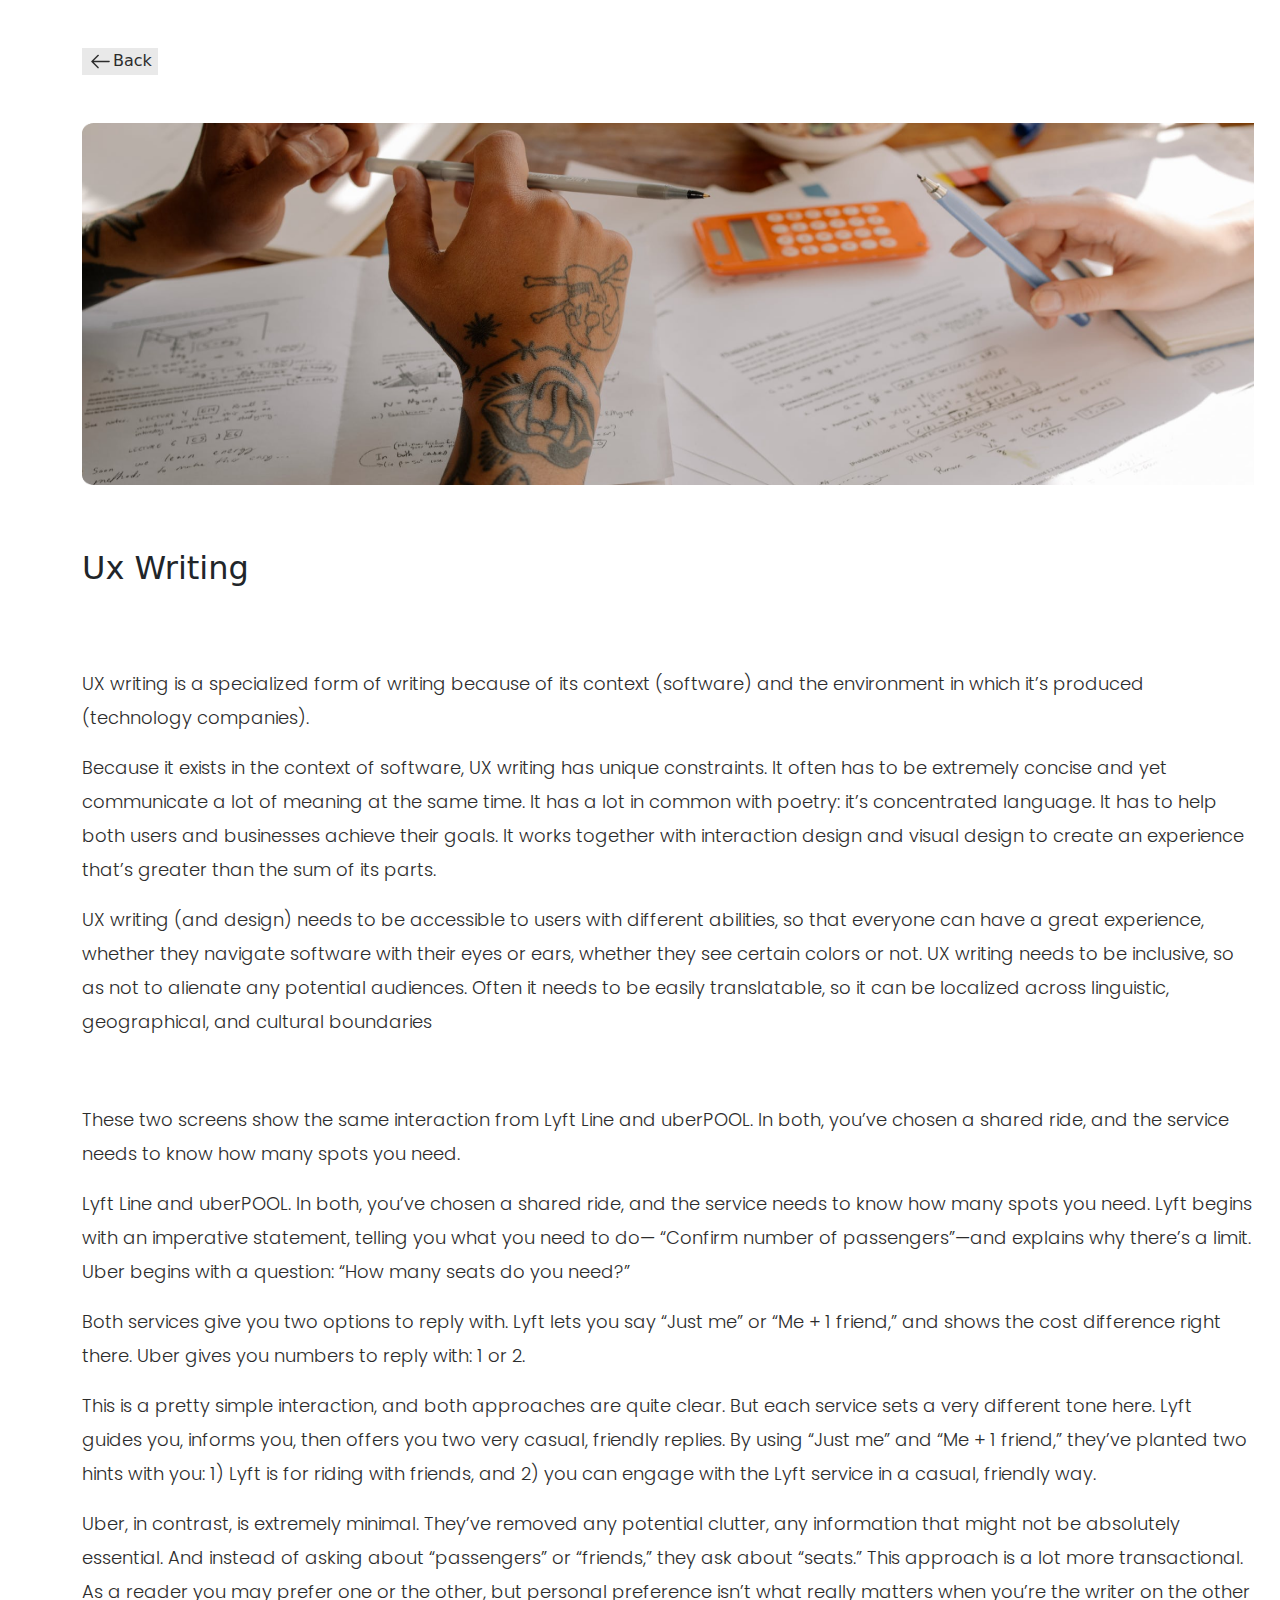
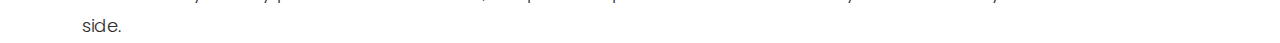
<file: articles.html>
<!DOCTYPE html>
<html lang="en">
<head>
    <meta charset="UTF-8">
    <meta http-equiv="X-UA-Compatible" content="IE=edge">
    <meta name="viewport" content="width=device-width, initial-scale=1.0">
    <link rel="stylesheet" href="css/bootstrap.min.css" />
    <link rel="stylesheet" href="css/all.min.css" />
    <link rel="stylesheet" href="/css/articles.css" />
    <link rel="preconnect" href="https://fonts.googleapis.com" />
    <link rel="preconnect" href="https://fonts.gstatic.com" crossorigin />
    <link href="https://fonts.googleapis.com/css2?family=Roboto:wght@100;300;500&display=swap" rel="stylesheet" />
    <link rel="preconnect" href="https://fonts.googleapis.com">
    <link rel="preconnect" href="https://fonts.gstatic.com" crossorigin>
    <link href="https://fonts.googleapis.com/css2?family=Poppins:wght@100;300;400;600;700&display=swap" rel="stylesheet">
    <title>articles</title>
</head>
<body>
    <div class="container pt-5">
        <div class="viewa d-flex justify-content-between">
            <button><img src="imgs/arrowleft.png" alt="#"></a>Back</button>
        </div>
        <img class="pt-5 pb-3 mainimg" src="imgs/articlesimg.png" alt=""/>
    </div>
    <div class="container d-flex justify-content-between pt-5">
        <div class="div1">
            <h2>Ux Writing</h2><br>
        </div>
    </div>
    <div class="container">
        <div class="txt pt-5">
            <p> UX writing is a specialized form of writing because of its context (software) and the environment in which it’s produced (technology companies).</p>
            <p> Because it exists in the context of software, UX writing has unique constraints. It often has to be extremely concise and yet communicate a lot of meaning at the same time. It has a lot in common with poetry: it’s concentrated language. It has to help both users and businesses achieve their goals. It works together with interaction design and visual design to create an experience that’s greater than the sum of its parts.</p>
            <p> UX writing (and design) needs to be accessible to users with different abilities, so that everyone can have a great experience, whether they navigate software with their eyes or ears, whether they see certain colors or not. UX writing needs to be inclusive, so as not to alienate any potential audiences. Often it needs to be easily translatable, so it can be localized across linguistic, geographical, and cultural boundaries</p><br><br>
            <p>These two screens show the same interaction from Lyft Line and uberPOOL. In both, you’ve chosen a shared ride, and the service needs to know how many spots you need.</p>
            <p>Lyft Line and uberPOOL. In both, you’ve chosen a shared ride, and the service needs to know how many spots you need. Lyft begins with an imperative statement, telling you what you need to do— “Confirm number of passengers”—and explains why there’s a limit. Uber begins with a question: “How many seats do you need?”</p>
            <p>Both services give you two options to reply with. Lyft lets you say “Just me” or “Me + 1 friend,” and shows the cost difference right there. Uber gives you numbers to reply with: 1 or 2.</p>
            <p>This is a pretty simple interaction, and both approaches are quite clear. But each service sets a very different tone here. Lyft guides you, informs you, then offers you two very casual, friendly replies. By using “Just me” and “Me + 1 friend,” they’ve planted two hints with you: 1) Lyft is for riding with friends, and 2) you can engage with the Lyft service in a casual, friendly way.</p>
            <p>Uber, in contrast, is extremely minimal. They’ve removed any potential clutter, any information that might not be absolutely essential. And instead of asking about “passengers” or “friends,” they ask about “seats.” This approach is a lot more transactional. As a reader you may prefer one or the other, but personal preference isn’t what really matters when you’re the writer on the other side.</p>
        </div>

    </div>
    
</body>
</html>
</file>
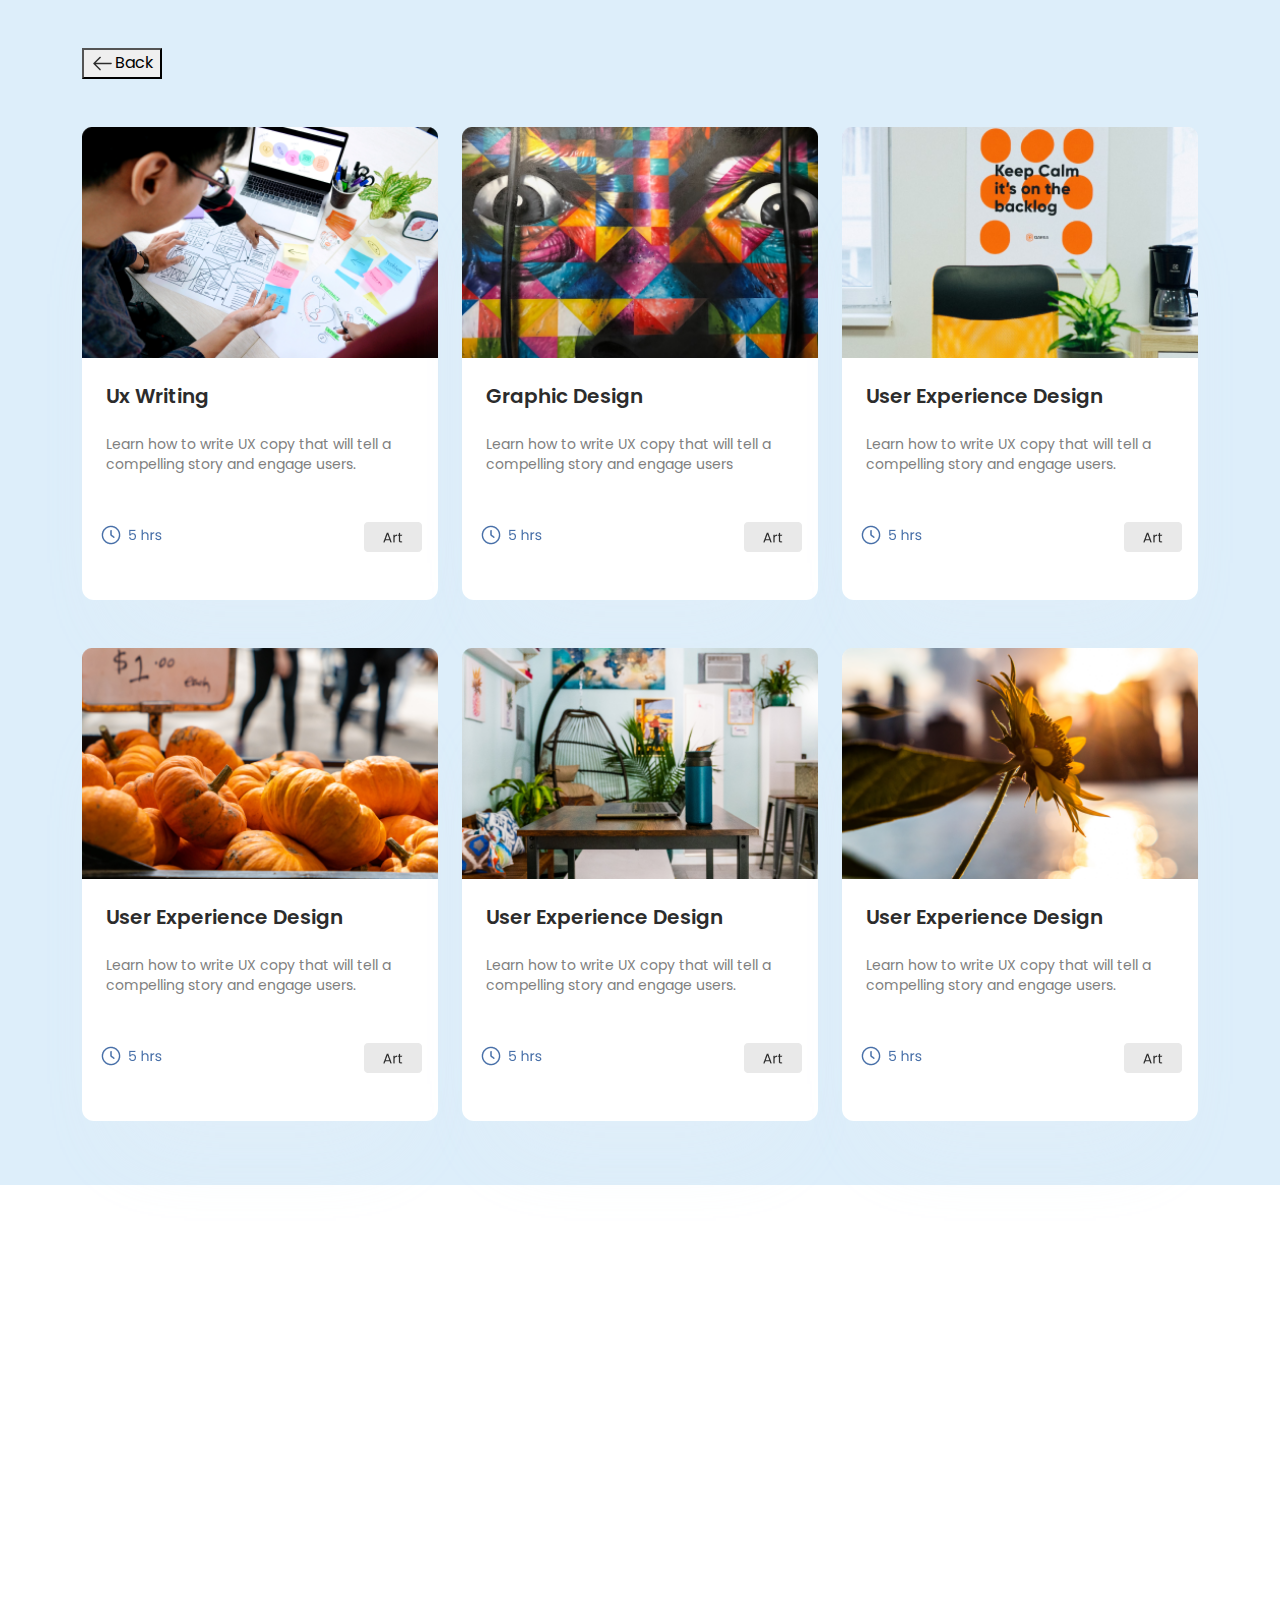
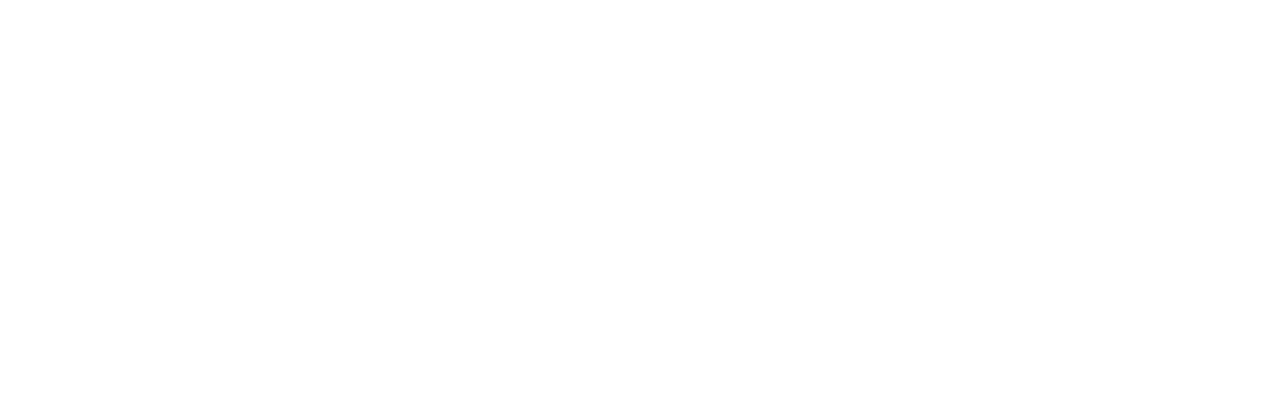
<file: cards.html>
<!DOCTYPE html>
<html lang="en">
  <head>
    <meta charset="UTF-8" />
    <meta http-equiv="X-UA-Compatible" content="IE=edge" />
    <meta name="viewport" content="width=device-width, initial-scale=1.0" />
    <title>cards</title>
    <link rel="stylesheet" href="css/bootstrap.min.css" />
    <link rel="stylesheet" href="css/all.min.css" />
    <link rel="stylesheet" href="css/bondi.css" />
    <link rel="preconnect" href="https://fonts.googleapis.com" />
    <link rel="preconnect" href="https://fonts.gstatic.com" crossorigin />
    <link href="https://fonts.googleapis.com/css2?family=Roboto:wght@100;300;500&display=swap" rel="stylesheet" />
    <link rel="preconnect" href="https://fonts.googleapis.com">
    <link rel="preconnect" href="https://fonts.gstatic.com" crossorigin>
    <link href="https://fonts.googleapis.com/css2?family=Poppins:wght@100;300;400;600;700&display=swap" rel="stylesheet">
  </head>
  <body>
<!-- strat MostPopular-->
<div class="MostPopular text-center pt-5 pb-3">
  <div class="container">
    <div class="viewa d-flex justify-content-between">
        <button><img src="imgs/arrowleft.png" alt="#"></a>Back</button>
    </div>
    <div class="row pt-5 pb-5">
      <div class="col-sm-12 col-md-6 col-lg-4">
        <div class="most">
          <img src="imgs/image1.png" alt="s" />
          <h2 class="pt-4 pb-3 ps-4">Ux Writing</h2>
          <p class="pb-3 ps-4">Learn how to write UX copy that will tell a <br> compelling story and engage users.</p>
          <div class="big d-flex justify-content-between">
            <div class="med">
              <img src="imgs/Time.png" class="pt-3 pb-5 ps-3" alt=""/>
            </div>
            <div class="med">
              <img src="imgs/Art.png" class="pt-3 pb-5 pe-3" alt="">
            </div>
          </div>
        </div>
      </div>
      <div class="col-sm-12 col-md-6 col-lg-4">
        <div class="most">
          <img src="imgs/image2.png" alt="s" />
          <h2 class="pt-4 pb-3 ps-4">Graphic Design</h2>
          <p class="pb-3 ps-4">Learn how to write UX copy that will tell a <br> compelling story and engage users</p>
          <div class="big d-flex justify-content-between">
            <div class="med ">
              <img src="imgs/Time.png" class="pt-3 pb-5 ps-3" alt=""/>
            </div>
            <div class="med">
              <img src="imgs/Art.png" class="pt-3 pb-5 pe-3" alt="">
            </div>
          </div>
        </div>
      </div>
      <div class="col-sm-12 col-md-6 col-lg-4">
        <div class="most">
          <img src="imgs/image3.png" alt="s" />
          <h2 class="pt-4 pb-3 ps-4">User Experience Design</h2>
          <p class="pb-3 ps-4">Learn how to write UX copy that will tell a <br> compelling story and engage users.</p>
          <div class="big d-flex justify-content-between">
            <div class="med ">
              <img src="imgs/Time.png" class="pt-3 pb-5 ps-3" alt=""/>
            </div>
            <div class="med">
              <img src="imgs/Art.png" class="pt-3 pb-5 pe-3" alt="">
            </div>
          </div>
        </div>
      </div>
      <div class="col-sm-12 col-md-6 col-lg-4">
        <div class="most mt-5">
          <img src="imgs/image_1.png" alt="s" />
          <h2 class="pt-4 pb-3 ps-4">User Experience Design</h2>
          <p class="pb-3 ps-4">Learn how to write UX copy that will tell a <br> compelling story and engage users.</p>
          <div class="big d-flex justify-content-between">
            <div class="med ">
              <img src="imgs/Time.png" class="pt-3 pb-5 ps-3" alt=""/>
            </div>
            <div class="med">
              <img src="imgs/Art.png" class="pt-3 pb-5 pe-3" alt="">
            </div>
          </div>
        </div>
      </div>
      <div class="col-sm-12 col-md-6 col-lg-4">
        <div class="most mt-5">
          <img src="imgs/image_2.png" alt="s" />
          <h2 class="pt-4 pb-3 ps-4">User Experience Design</h2>
          <p class="pb-3 ps-4">Learn how to write UX copy that will tell a <br> compelling story and engage users.</p>
          <div class="big d-flex justify-content-between">
            <div class="med ">
              <img src="imgs/Time.png" class="pt-3 pb-5 ps-3" alt=""/>
            </div>
            <div class="med">
              <img src="imgs/Art.png" class="pt-3 pb-5 pe-3" alt="">
            </div>
          </div>
        </div>
      </div>
      <div class="col-sm-12 col-md-6 col-lg-4">
        <div class="most mt-5">
          <img src="imgs/image_4.png" alt="s" />
          <h2 class="pt-4 pb-3 ps-4">User Experience Design</h2>
          <p class="pb-3 ps-4">Learn how to write UX copy that will tell a <br> compelling story and engage users.</p>
          <div class="big d-flex justify-content-between">
            <div class="med ">
              <img src="imgs/Time.png" class="pt-3 pb-5 ps-3" alt=""/>
            </div>
            <div class="med">
              <img src="imgs/Art.png" class="pt-3 pb-5 pe-3" alt="">
            </div>
          </div>
        </div>
      </div>
    </div>
  </div>
</div>
<!-- End MostPopular-->

  </body>
</html>
</file>
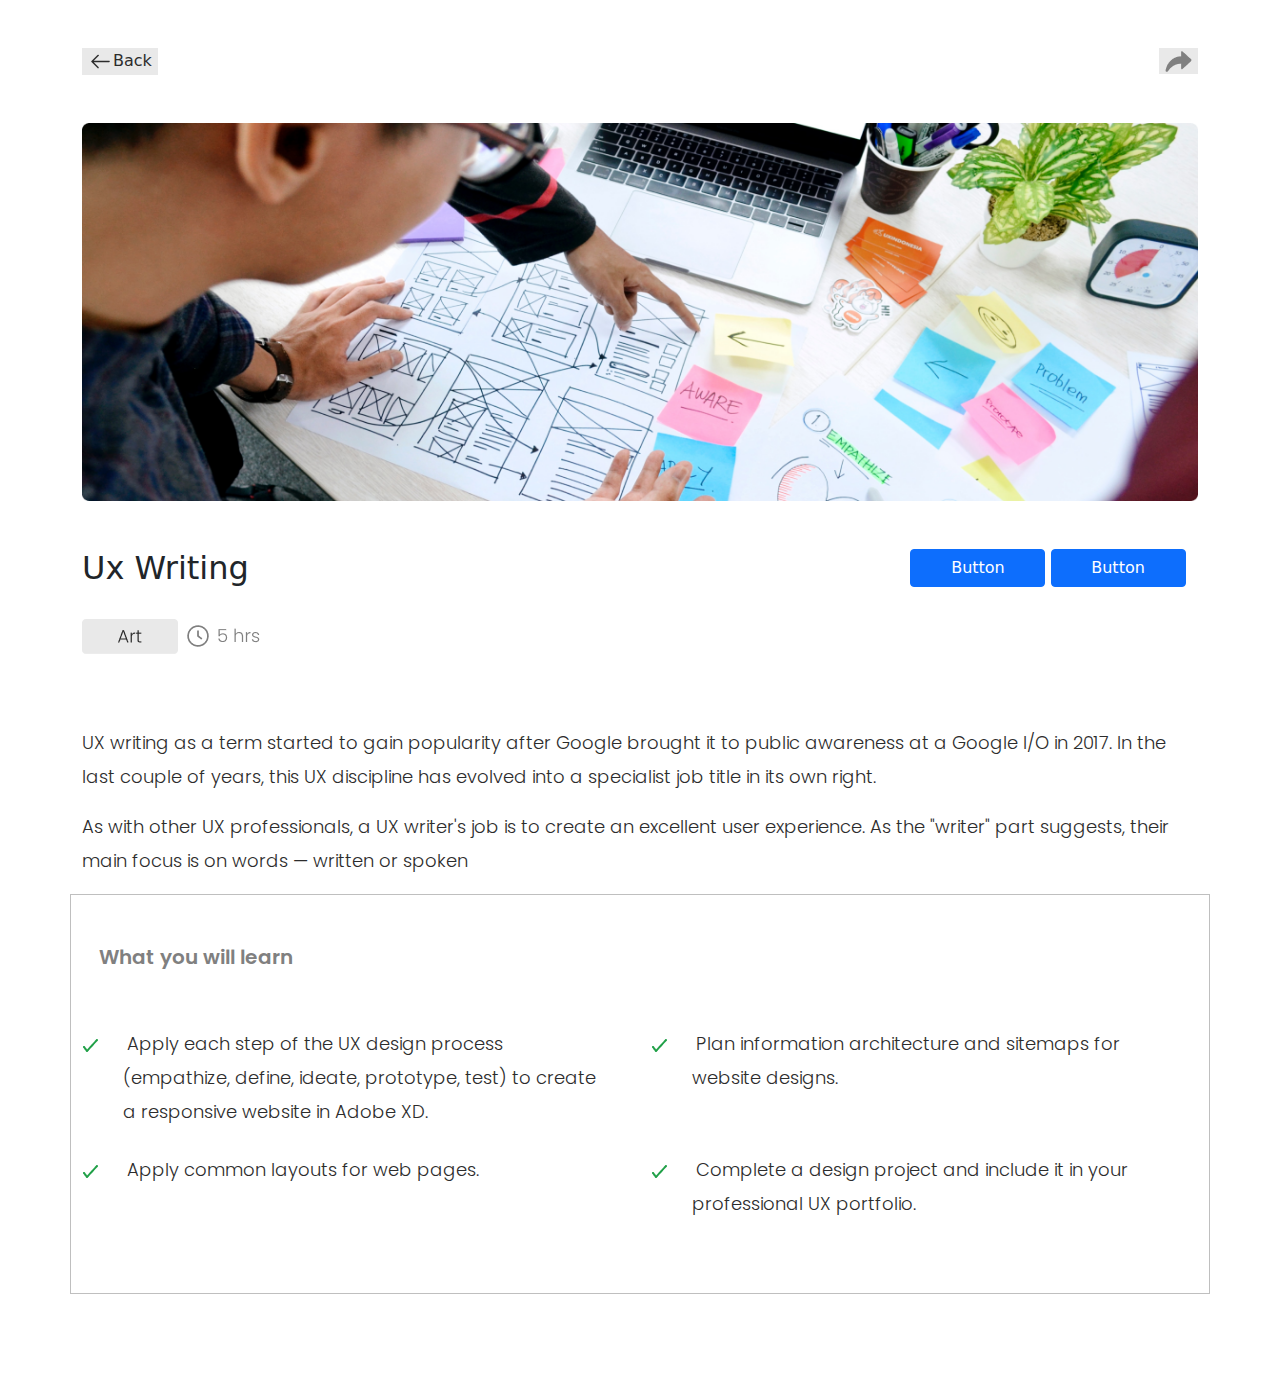
<file: Course-page.html>
<!DOCTYPE html>
<html lang="en">
<head>
    <meta charset="UTF-8">
    <meta http-equiv="X-UA-Compatible" content="IE=edge">
    <meta name="viewport" content="width=device-width, initial-scale=1.0">
    <link rel="stylesheet" href="css/bootstrap.min.css" />
    <link rel="stylesheet" href="css/all.min.css" />
    <link rel="stylesheet" href="/css/Course-page.css" />
    <link rel="preconnect" href="https://fonts.googleapis.com" />
    <link rel="preconnect" href="https://fonts.gstatic.com" crossorigin />
    <link href="https://fonts.googleapis.com/css2?family=Roboto:wght@100;300;500&display=swap" rel="stylesheet" />
    <link rel="preconnect" href="https://fonts.googleapis.com">
    <link rel="preconnect" href="https://fonts.gstatic.com" crossorigin>
    <link href="https://fonts.googleapis.com/css2?family=Poppins:wght@100;300;400;600;700&display=swap" rel="stylesheet">
    <title>Course-page</title>
</head>
<body>
    <div class="container pt-5">
        <div class="viewa d-flex justify-content-between">
            <button><img src="imgs/arrowleft.png" alt="#"></a>Back</button>
                <div class="vieww"> 
                    <button><img src="imgs/share.png"></button>
                </div>
        </div>
        <img class="pt-5 mainimg" src="imgs/image.png" alt=""/>
    </div>
    <div class="container d-flex justify-content-between pt-5 pb-4">
        <div class="div1">
            <h2>Ux Writing</h2><br>
            <img src="imgs/Category.png" alt=""/>
            <img src="imgs/Level.png" alt=""/>
            
        </div>
        <div class="div2">
            <button type="button" class="btn btn-primary">Button</button>
            <button type="button" class="btn btn-primary">Button</button>
        </div>
    </div>
    <div class="container">
        <div class="txt pt-5">
            <p>UX writing as a term started to gain popularity after Google brought it to public awareness at a Google I/O in 2017. In the last couple of years, this UX discipline has evolved into a specialist job title in its own right.
            </p>
            <p>As with other UX professionals, a UX writer's job is to create an excellent user experience. As the "writer" part suggests, their main focus is on words — written or spoken</p>
        </div>
    </div>
    <div class="container boxx pt-5 pb-5">
        <div class="text-box">
            <div class="row">
                <div class="col-sm-12 col-md-12 col-lg-12">
                    <h2 class="ps-3 pb-5">What you will learn</h2>
                </div>
                <div class="col-sm-12 col-md-12 col-lg-6 pb-4">
                    <img src="imgs/check.png" alt="#"/>
                    <p class="d-inline ps-4">Apply each step of the UX design process <br>  &nbsp;&nbsp;&nbsp;&nbsp;&nbsp;&nbsp;&nbsp; (empathize, define, ideate, prototype, test) to create <br> &nbsp;&nbsp;&nbsp;&nbsp;&nbsp;&nbsp;&nbsp; a responsive website in Adobe XD.</p>
                </div>
                <div class="col-sm-12 col-md-12 col-lg-6 pb-4">
                    <img src="imgs/check.png" alt="#"/>
                    <p class="d-inline ps-4">Plan information architecture and sitemaps for <br> &nbsp;&nbsp;&nbsp;&nbsp;&nbsp;&nbsp;&nbsp;  website designs.</p>
                </div>
                <div class="col-sm-12 col-md-12 col-lg-6 pb-4">
                    <img src="imgs/check.png" alt="#"/>
                    <p class="d-inline ps-4">Apply common layouts for web pages.</p>
                </div>
                <div class="col-sm-12 col-md-12 col-lg-6 pb-4">
                    <img src="imgs/check.png" alt="#"/>
                    <p class="d-inline ps-4">Complete a design project and include it in your <br> &nbsp;&nbsp;&nbsp;&nbsp;&nbsp;&nbsp;&nbsp; professional UX portfolio.</p>
                </div>
            </div>
        </div>
    </div>
</body>
</html>
</file>
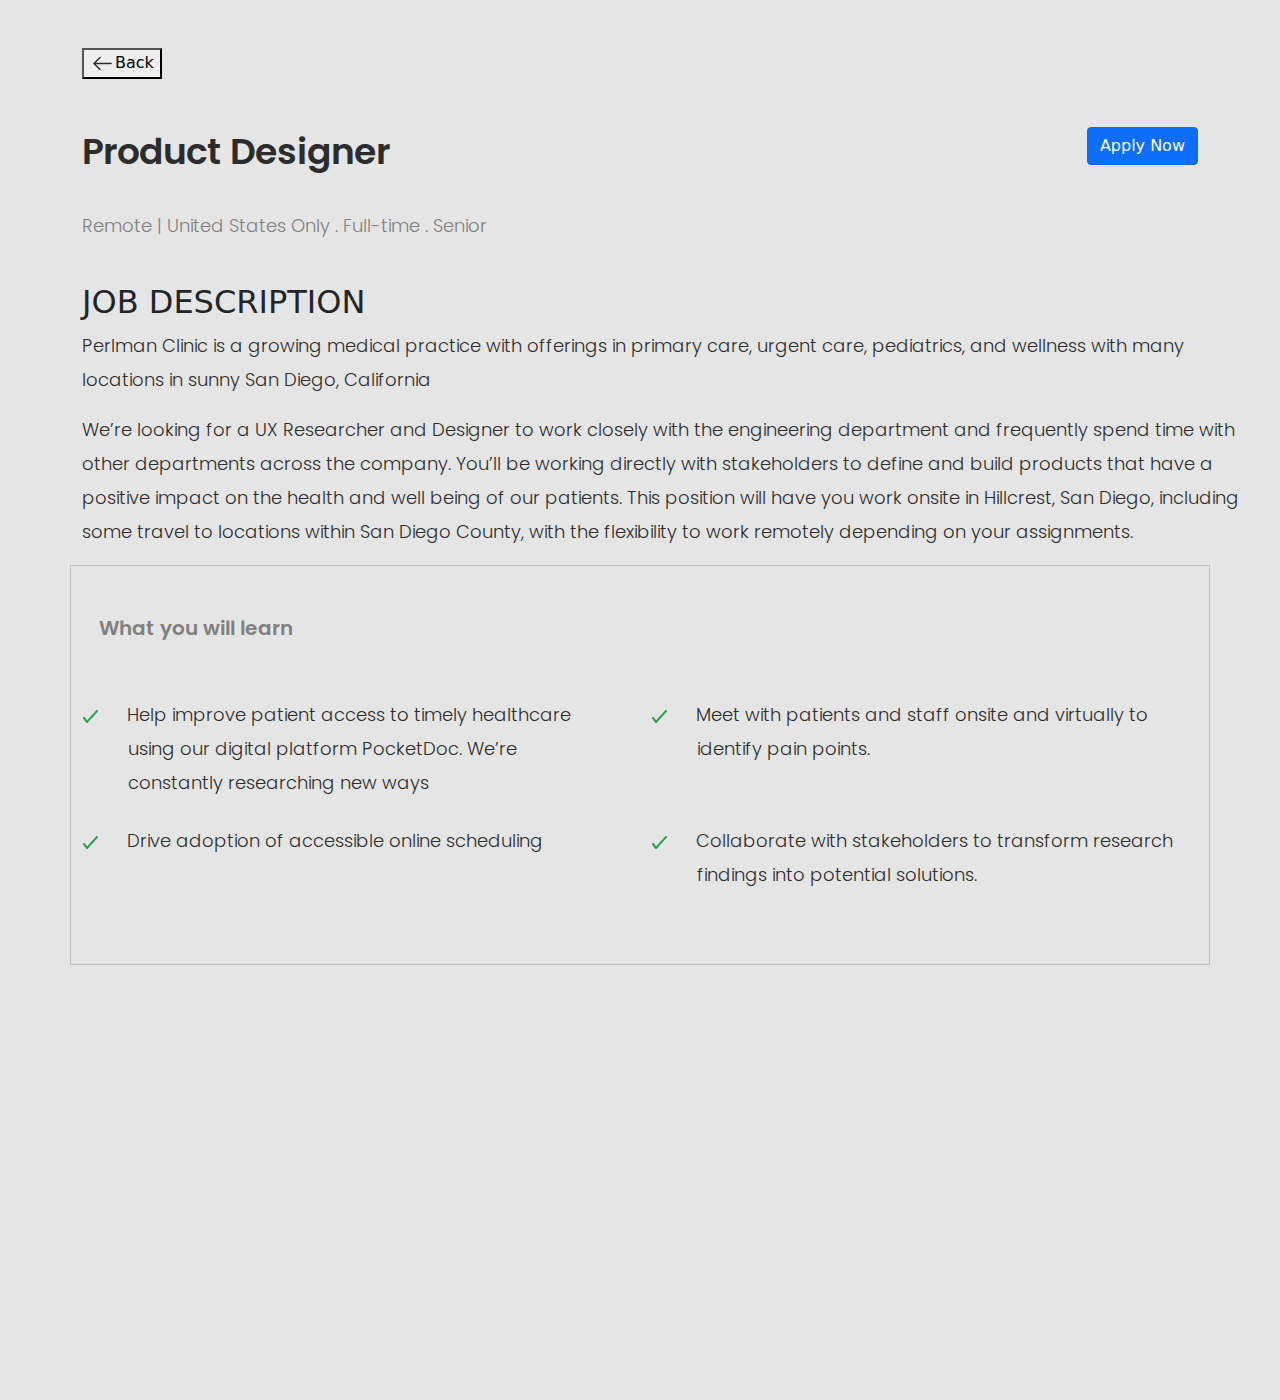
<file: job.html>
<!DOCTYPE html>
<html lang="en">
<head>
    <meta charset="UTF-8">
    <meta http-equiv="X-UA-Compatible" content="IE=edge">
    <meta name="viewport" content="width=device-width, initial-scale=1.0">
    <link rel="stylesheet" href="css/bootstrap.min.css" />
    <link rel="stylesheet" href="css/all.min.css" />
    <link rel="stylesheet" href="/css/job.css" />
    <link rel="preconnect" href="https://fonts.googleapis.com" />
    <link rel="preconnect" href="https://fonts.gstatic.com" crossorigin />
    <link href="https://fonts.googleapis.com/css2?family=Roboto:wght@100;300;500&display=swap" rel="stylesheet" />
    <link rel="preconnect" href="https://fonts.googleapis.com">
    <link rel="preconnect" href="https://fonts.gstatic.com" crossorigin>
    <link href="https://fonts.googleapis.com/css2?family=Poppins:wght@100;300;400;600;700&display=swap" rel="stylesheet">
    <title>job</title>
</head>
<body>
    <div class="container pt-5">
        <div class="viewa d-flex justify-content-between">
            <button><img src="imgs/arrowleft.png" alt="#"></a>Back</button>
        </div>
    </div>
    <div class="container d-flex justify-content-between pt-5 pb-4">
        <div class="div1">
            <h2>Product Designer</h2><br>
            <p>Remote | United States Only . Full-time . Senior</p>
       </div>
       <div class="div2">
        <button type="button" class="btn btn-primary">Apply Now</button>
       </div>
    </div>
    <div class="container">
        <h2>JOB DESCRIPTION</h2>
        <p class="job-p">Perlman Clinic is a growing medical practice with offerings in primary care, urgent care, pediatrics, and wellness with many locations in sunny San Diego, California</p>
        <p class="job-p"> We’re looking for a UX Researcher and Designer to work closely with the engineering department and frequently spend time with other departments across the company. You’ll be working directly with stakeholders to define and build products that have a positive impact on the health and well being of our patients. This position will have you work onsite in Hillcrest, San Diego, including some travel to locations within San Diego County, with the flexibility to work remotely depending on your assignments.</p>
    </div>
    <div class="container boxx pt-5 pb-5">
        <div class="text-box">
            <div class="row">
                <div class="col-sm-12 col-md-12 col-lg-12">
                    <h2 class="ps-3 pb-5">What you will learn</h2>
                </div>
                <div class="col-sm-12 col-md-12 col-lg-6 pb-4">
                    <img src="imgs/check.png" alt="#"/>
                    <p class="d-inline ps-4">Help improve patient access to timely healthcare<br> &nbsp;&nbsp;&nbsp;&nbsp;&nbsp;&nbsp;&nbsp;&nbsp; using our digital platform PocketDoc. We’re<br>&nbsp;&nbsp;&nbsp;&nbsp;&nbsp;&nbsp;&nbsp;&nbsp; constantly researching new ways</p>
                </div>
                <div class="col-sm-12 col-md-12 col-lg-6 pb-4">
                    <img src="imgs/check.png" alt="#"/>
                    <p class="d-inline ps-4">Meet with patients and staff onsite and virtually to &nbsp;&nbsp;&nbsp;&nbsp;&nbsp;&nbsp;&nbsp;&nbsp;&nbsp;identify pain points.</p>
                </div>
                <div class="col-sm-12 col-md-12 col-lg-6 pb-4">
                    <img src="imgs/check.png" alt="#"/>
                    <p class="d-inline ps-4">Drive adoption of accessible online scheduling</p>
                </div>
                <div class="col-sm-12 col-md-12 col-lg-6 pb-4">
                    <img src="imgs/check.png" alt="#"/>
                    <p class="d-inline ps-4">Collaborate with stakeholders to transform research &nbsp;&nbsp;&nbsp;&nbsp;&nbsp;&nbsp;&nbsp;&nbsp;&nbsp;findings into potential solutions.</p>
                </div>
            </div>
        </div>
    </div>
</body>
</html>
</file>
<file: css/articles.css>
body{
    background: white;
    height: 1500px;
    }
    
    .container .mainimg {
        width: 100%;
        height: 426px;
    }
    .container .viewa button {
        background-color:#E9E9E9;
        color: #2C2C2C;
        border: none;
    }
    
       
    
    .container .txt p{
        width: 1171px;
        font-family: 'Poppins';
        font-style: normal;
        font-weight: 300;
        font-size: 18px;
        line-height: 34px;
        display: flex;
        align-items: center;
        color: #2C2C2C;

    }
    .container .mainimg{
        width: 1172px;
    }
</file>
<file: css/bondi.css>
body{
  box-sizing: border-box ;
  height: 2000px;
  font-family: 'Poppins', sans-serif;
  background-repeat: no-repeat;
  /* width: 100%; */
}

.landi{
  background-image: url(/imgs/student-working-form-home-laptop-internet-research-learning-college-education-online-class-lesson-woman-doing-homework-assignment-notebook-taking-notes-learning\ 1.png);
  
  background-size: contain;
  height: 892.79px;
  
}

/* start Landing */
.landing{
  

  /* background-size: 100% 100%; */
  /* background-repeat: no-repeat; */
  /* width: 1490px; */
  /* height: 892.79px; */
  /* background-color: gray;
    
  /* width: 100%; */
  
  padding-top: 175px;

}
.landing p{
  font-family: 'Poppins';
font-style: normal;
font-weight: 300;
font-size: 18px;
line-height: 34px;
/* or 189% */

text-align: center;

/* Basic / White */

color: #FFFFFF;
}
.landing h1{
  font-family: 'Poppins';
font-style: normal;
font-weight: 600;
font-size: 64px;
line-height: 74px;
/* or 116% */

text-align: center;
letter-spacing: 0.04em;

/* Basic / White */

color: #FFFFFF;
}
.page-land{
  background-image: url(/imgs/student-working-form-home-laptop-internet-research-learning-college-education-online-class-lesson-woman-doing-homework-assignment-notebook-taking-notes-learning\ 1.png);
  
  background-size: cover;
  height: 900px;
}
#main{
  margin-right: 250px;
}
/* 
h1 {
  width: 722px;
  font-size: 64px;
  font-weight: 600;
} */
.collapse {
      padding-left: 300px;
}
.navbar-brand img {
      padding-left: 105px;
}
.nav-item a {
  color: white;
}
.nav-item .about{
  width: 104px;
}




/* 
 .wel p{
  position: absolute;
  width: 231px;
  height: 34px;
  left: 605px;
  top: 232px;
  font-family: 'Poppins';
  font-style: normal;
  font-weight: 300;
  font-size: 18px;
  line-height: 34px;
  text-align: center;
  color: #FFFFFF;
  
  
}
.imp h1{
  position: absolute;
  width: 750px;
  height: 148px;
  left: 371px;
  top: 304px;
  font-family: 'Poppins';
  font-style: normal;
  font-weight: 600;
  font-size: 64px;
  line-height: 74px;
  text-align: center;
  letter-spacing: 0.04em;
  color: #FFFFFF;
}

.geet p{

  position: absolute;
  width: 550px;
  height: 68px;
  left: 445px;
  top: 496px;
  font-family: 'Poppins';
  font-style: normal;
  font-weight: 300;
  font-size: 18px;
  line-height: 34px;
  text-align: center;
  color: #FFFFFF;



} */
.serv img{
  width: 70px;
  height: 70px;
}
.serv h2{
font-family: 'Poppins';
font-style: normal;
font-weight: 500;
font-size: 24px;
line-height: 32px;
display: flex;
align-items: center;
text-align: center;
color: #0D1E50;
justify-content: center;
}
.serv p{
  font-family: 'Poppins';
  font-style: normal;
  font-weight: 400;
  font-size: 16px;
  line-height: 30px;
  color: #233F78;
  opacity: 0.7;
}
.services .main-title h2 {
  font-family: 'Poppins';
font-style: normal;
font-weight: 600;
font-size: 36px;
line-height: 50px;
text-align: center;
color: #000339;
}
.services .main-title p{
  font-family: 'Poppins';
font-style: normal;
font-weight: 400;
font-size: 16px;
line-height: 30px;
text-align: center;
color: #5A6473;
}
/* End services */
/* start MostPopular */
.MostPopular{
  background-color: #DDEEFA;
}
/* .view img{
  width: 8px ;
  height: 24px;
} */
.MostPopular .main-title h2{
font-family: 'Poppins';
font-style: normal;
font-weight: 600;
font-size: 36px;
line-height: 50px;
color: #2C2C2C;
}
.viewa p{
font-family: 'Poppins';
font-style: normal;
font-weight: 400;
font-size: 16px;
line-height: 30px;
color: #808080;
}
.vieww p {
font-family: 'Poppins';
font-style: normal;
font-weight: 600;
font-size: 18px;
line-height: 27px;
text-align: right;
color: #476FA8;
}
.most img {
  width: 100%;
  
}
.most h2{
text-align: left;
font-family: 'Poppins';
font-style: normal;
font-weight: 600;
font-size: 20px;
line-height: 28px;
color: #2C2C2C;
}
.most{
  background:#FFFFFF;
box-shadow: 0px 65px 80px -46px rgba(226, 238, 249, 0.6);
border-radius: 12px;
}
.most p{
font-family: 'Poppins';
font-style: normal;
font-weight: 400;
font-size: 14px;
line-height: 20px;
text-align: left;
width: 100%;
color: #808080;
}
/* End MostPopular */
/* start Articels */
.Articels{
  background: #F4F4F4;
}
.Articels .container .main-title h2{
font-family: 'Poppins';
font-style: normal;
font-weight: 600;
font-size: 36px;
line-height: 50px;
color: #2C2C2C;
}
.Articels .container .arthead p {
font-family: 'Poppins';
font-style: normal;
font-weight: 400;
font-size: 16px;
line-height: 30px;
color: #808080;
}
.Articels .container .arthead .vieww p{
  font-family: 'Poppins';
font-style: normal;
font-weight: 600;
font-size: 18px;
line-height: 27px;  
color: #476FA8;
}

.row .car {
background: #FFFFFF;
border-radius: 30px;
border: 12px solid #F4F4F4;
}
.row .car .textside{
  text-align: left;
}
.row .car .textside .cardhead {
  font-family: 'Poppins';
font-style: normal;
font-weight: 500;
font-size: 24px;
line-height: 32px;
color: #2C2C2C;
}
.row .car .textside .cardhis{
  font-family: 'Poppins';
font-style: normal;
font-weight: 400;
font-size: 12px;
line-height: 16px;
color: #BFBFBF;
}
.row .car .textside .carddesc{
  font-family: 'Poppins';
font-style: normal;
font-weight: 400;
font-size: 14px;
line-height: 20px;
color: #808080;
}
/* End Articels */

/* start clients */
.clients {
background: linear-gradient(207.89deg, #476FA8 -0.99%, #335690 48.65%, #162C61 110.2%);
border-radius: 0px 8px 0px 0px;
}
.clients h4 {
font-family: 'Lato';
font-style: normal;
font-weight: 700;
font-size: 16px;
line-height: 19px;
text-align: center;
color: #FFFFFF;
}
/* End clients */

/* start our jobs */
.jobs{
  background: #F4F4F4;
}
.jobs .container .main-title h2{
font-family: 'Poppins';
font-style: normal;
font-weight: 600;
font-size: 36px;
line-height: 50px;
color: #2C2C2C;
}
.jobs .container .jobshead p {
font-family: 'Poppins';
font-style: normal;
font-weight: 400;
font-size: 16px;
line-height: 30px;
color: #808080;
}
.jobs .container .jobshead .vieww p{
  font-family: 'Poppins';
font-style: normal;
font-weight: 600;
font-size: 18px;
line-height: 27px;  
color: #476FA8;
}
.job-us .usimg img{
  width: 143px;
  height: 143px;
}
.job-card .carde1 {
  text-align: left;
  background-color:#FFFFFF;
}
.job-card .carde2 {
  text-align: left;
  background-color:#FFFFFF;
}

/* End our jobs */
/* start contact */
.Contact {
background: #DDEEFA;
border-radius: 0px 0px 170px 179px;
}
.Contact .con h2{
font-family: 'Poppins';
font-style: normal;
font-weight: 600;
font-size: 36px;
line-height: 50px;
color: #2C2C2C;
text-align: left;
}
.Contact .con form input{
  background: #FFFFFF;
  border: 1px solid #E2E1E5;
  border-radius: 6px;
  height: 50px;
}
.Contact .con form {
  text-align: left;
}
.Contact .con form textarea {
background: #FFFFFF;
border: 1px solid #E2E1E5;
border-radius: 6px;
  
}
/* End contact */
/* start our location */
.location {
  text-align: left;
}
.location h2{
font-family: 'Poppins';
font-style: normal;
font-weight: 600;
font-size: 36px;
line-height: 50px;
color: #2C2C2C;
}
.location p {
font-family: 'Poppins';
font-style: normal;
font-weight: 400;
font-size: 16px;
line-height: 30px;
color: #808080;
}
/* End our location */
/* start footer */
.footerr p {
  font-family: 'Poppins';
font-style: normal;
font-weight: 400;
font-size: 16px;
line-height: 24px;
color: #7A7A7E;
}
.footerr h2 {
  font-family: 'Lato';
font-style: normal;
font-weight: 700;
font-size: 20px;
line-height: 24px;
color: #1C1C1D;
}
/* End footer */
</file>
<file: css/Course-page.css>
body{
background: white;
height: 1400px;
}

.container .mainimg {
    width: 100%;
    height: 426px;
}
.container .viewa button {
    background-color:#E9E9E9;
    color: #2C2C2C;
    border: none;
}

   

.container .div2{
    width: 300px;
    text-align: center;
}
.container .div2 button {
    width: 45%;
}
.container .txt p{
    font-family: 'Poppins';
font-style: normal;
font-weight: 300;
font-size: 18px;
line-height: 34px;
display: flex;
align-items: center;
color: #2C2C2C;
}
.text-box .row p{
font-family: 'Poppins';
font-style: normal;
font-weight: 300;
font-size: 18px;
line-height: 34px;
display: flex;
align-items: center;
color: #2C2C2C;
}
.text-box .row h2{
font-family: 'Poppins';
font-style: normal;
font-weight: 600;
font-size: 20px;
line-height: 28px;
display: flex;
align-items: center;
text-align: center;
color: #808080;
}
.boxx {
    border: 0.6px solid #BFBFBF;
}
</file>
<file: css/job.css>
body{
 background: #E5E5E5;
 height: 1400px;
}
.div1 h2{
font-family: 'Poppins';
font-style: normal;
font-weight: 600;
font-size: 36px;
line-height: 50px;
color: #2C2C2C 
}
.div1 p {
font-family: 'Poppins';
font-style: normal;
font-weight: 300;
font-size: 18px;
line-height: 34px;
/* identical to box height, or 189% */


/* Greys / Grey 400 */

color: #808080;
}
.container .job-p {
width: 1171px;
font-family: 'Poppins';
font-style: normal;
font-weight: 300;
font-size: 18px;
line-height: 34px;
/* or 189% */

display: flex;
align-items: center;

/* Greys / Grey 500 */

color: #2C2C2C;
}
.text-box .row p{
    width: 473px;
    height: 102px;
    left: 76px;
    top: 102px;
    
    /* body text/text-lg/Font-normal */
    
    font-family: 'Poppins';
    font-style: normal;
    font-weight: 300;
    font-size: 18px;
    line-height: 34px;
    /* or 189% */
    
    display: flex;
    align-items: center;
    
    /* Greys / Grey 500 */
    
    color: #2C2C2C;
    }
    .text-box .row h2{
    font-family: 'Poppins';
    font-style: normal;
    font-weight: 600;
    font-size: 20px;
    line-height: 28px;
    display: flex;
    align-items: center;
    text-align: center;
    color: #808080;
    }
    .boxx {
        border: 0.6px solid #BFBFBF;
    }
</file>
